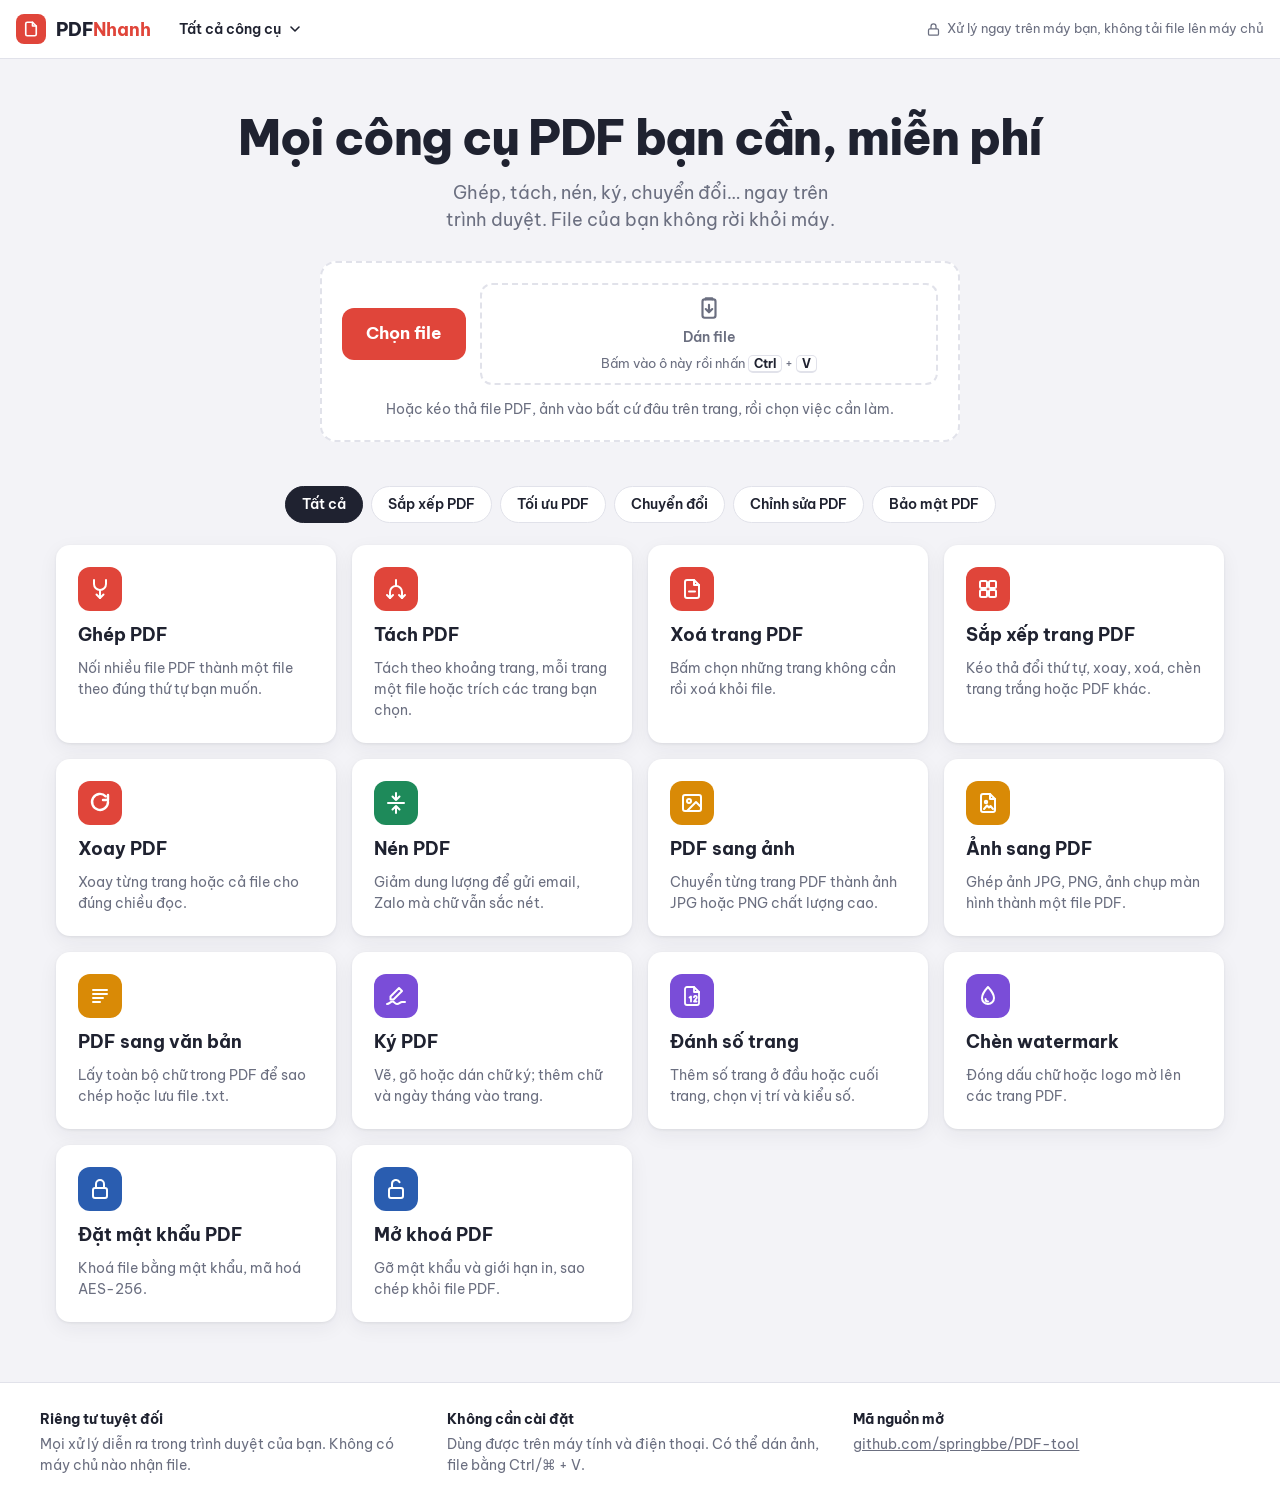
<file: index.html>
<!doctype html>
<html lang="vi">
<head>
<meta charset="utf-8">
<meta name="viewport" content="width=device-width,initial-scale=1,viewport-fit=cover">
<title>PDFNhanh – Công cụ PDF miễn phí, chạy ngay trên trình duyệt</title>
<meta name="description" content="Ghép, tách, nén, xoay, ký, đánh số trang, chèn watermark, đặt mật khẩu PDF, chuyển PDF sang ảnh và ảnh sang PDF. Miễn phí, xử lý ngay trên máy bạn, không tải file lên máy chủ.">
<link rel="icon" href="assets/icon.svg" type="image/svg+xml">
<link rel="preconnect" href="https://fonts.googleapis.com">
<link rel="preconnect" href="https://fonts.gstatic.com" crossorigin>
<link rel="stylesheet" href="https://fonts.googleapis.com/css2?family=Be+Vietnam+Pro:wght@400;500;600;700;800&display=swap">
<link rel="stylesheet" href="assets/app.css">
<script src="assets/core.js"></script>
</head>
<body>
<main>
  <section class="hero gut">
    <h1>Mọi công cụ PDF bạn cần, miễn phí</h1>
    <p>Ghép, tách, nén, ký, chuyển đổi… ngay trên trình duyệt. File của bạn không rời khỏi máy.</p>
    <div class="quick">
      <button class="big" type="button" data-pick>Chọn file</button>
      <div id="homePaste"></div>
      <p>Hoặc kéo thả file PDF, ảnh vào bất cứ đâu trên trang, rồi chọn việc cần làm.</p>
    </div>
  </section>
  <nav class="chips gut" id="chips" aria-label="Lọc công cụ"></nav>
  <section class="grid gut" id="grid"></section>
</main>
<footer class="foot gut">
  <div class="in">
    <div><b>Riêng tư tuyệt đối</b><p>Mọi xử lý diễn ra trong trình duyệt của bạn. Không có máy chủ nào nhận file.</p></div>
    <div><b>Không cần cài đặt</b><p>Dùng được trên máy tính và điện thoại. Có thể dán ảnh, file bằng Ctrl/⌘ + V.</p></div>
    <div><b>Mã nguồn mở</b><p><a href="https://github.com/springbbe/PDF-tool">github.com/springbbe/PDF-tool</a></p></div>
  </div>
</footer>
<script>
(function () {
  const { $, h } = PT;
  PT.header(null);
  let cat = "all";
  function render() {
    const chips = $("chips"), grid = $("grid");
    chips.textContent = ""; grid.textContent = "";
    [{ id: "all", name: "Tất cả" }].concat(PT.CATS).forEach((c) => chips.append(h("button", { type: "button", "aria-pressed": String(cat === c.id), text: c.name, onclick: () => { cat = c.id; render(); } })));
    PT.TOOLS.filter((t) => cat === "all" || t.cat === cat).forEach((t) => grid.append(
      h("a", { class: "tcard", href: PT.ROOT + t.href }, PT.toolIcon(t), h("h2", { text: t.name }), h("p", { text: t.desc }))));
  }
  render();
  $("homePaste").replaceWith(PT.pasteBox(null, "Dán file"));
  PT.intake({ accept: ["pdf", "image"], multiple: true, onFiles: (files) => {
    const ok = files.filter((f) => PT.isPdf(f) || PT.isImage(f));
    if (!ok.length) { PT.toast("Chỉ nhận file PDF hoặc ảnh."); return; }
    const pdfs = ok.filter(PT.isPdf);
    PT.chooseTool(pdfs.length ? pdfs : ok);
  } });
})();
</script>
</body>
</html>
</file>
<file: assets/app.css>
/* Shared styles for every tool page. Flow: landing (pick/drop/paste) → workspace (board + options rail) → done screen */
html { color-scheme: light; }
body { margin: 0; }
img { max-width: 100%; }
[hidden] { display: none !important; }
:root {
  --bg: #F3F3F7;
  --surface: #FFFFFF;
  --ink: #1F2230;
  --muted: #6B6F80;
  --line: #E1E2EA;
  --accent: #E0453A;
  --accent-hover: #C93A30;
  --accent-ink: #FFFFFF;
  --accent-soft: #FDECEA;
  --ok: #1E8A5A;
  --ok-soft: #E3F4EC;
  --paper: #FFFFFF;
  --chip: rgba(31,34,48,.78);
  --shadow: 0 1px 3px rgba(31,34,48,.08), 0 6px 20px rgba(31,34,48,.06);
  --f-body: "Be Vietnam Pro", "Segoe UI", system-ui, sans-serif;
  padding-top: env(safe-area-inset-top, 0px);
}
@media (prefers-color-scheme: dark) {
  :root:not([data-theme="light"]) {
    --bg: #14151B; --surface: #1D1F27; --ink: #ECEDF2; --muted: #9A9EAE; --line: #2E313C;
    --accent: #F0564B; --accent-hover: #FF6B60; --accent-ink: #FFFFFF; --accent-soft: #3A1E1C;
    --ok: #4CC38A; --ok-soft: #173327;
    --paper: #F4F4F2; --chip: rgba(0,0,0,.7); --shadow: 0 1px 3px rgba(0,0,0,.5), 0 8px 24px rgba(0,0,0,.35);
    color-scheme: dark;
  }
}
:root[data-theme="dark"] {
  --bg: #14151B; --surface: #1D1F27; --ink: #ECEDF2; --muted: #9A9EAE; --line: #2E313C;
  --accent: #F0564B; --accent-hover: #FF6B60; --accent-ink: #FFFFFF; --accent-soft: #3A1E1C;
  --ok: #4CC38A; --ok-soft: #173327;
  --paper: #F4F4F2; --chip: rgba(0,0,0,.7); --shadow: 0 1px 3px rgba(0,0,0,.5), 0 8px 24px rgba(0,0,0,.35);
  color-scheme: dark;
}
* { box-sizing: border-box; }
html, body { min-height: 100%; }
body { background: var(--bg); color: var(--ink); font-family: var(--f-body); font-size: 15px; line-height: 1.5; padding-bottom: env(safe-area-inset-bottom, 0px); }
a { color: inherit; }
.gut { padding-left: max(16px, env(safe-area-inset-left, 0px)); padding-right: max(16px, env(safe-area-inset-right, 0px)); }

/* Top bar */
.top { background: var(--surface); border-bottom: 1px solid var(--line); position: relative; z-index: 30; }
.top .in { max-width: 1280px; margin: 0 auto; height: 58px; display: flex; align-items: center; gap: 18px; }
.brand { display: flex; align-items: center; gap: 10px; font-weight: 800; font-size: 18px; letter-spacing: -0.01em; text-decoration: none; white-space: nowrap; }
.brand .mark { width: 30px; height: 30px; border-radius: 8px; background: var(--accent); display: grid; place-items: center; flex: 0 0 30px; }
.brand .mark svg { width: 18px; height: 18px; }
.brand b { color: var(--accent); }
.menu-btn { background: none; border: 0; font-weight: 600; font-size: 14px; display: inline-flex; align-items: center; gap: 6px; padding: 8px 10px; border-radius: 8px; }
.menu-btn:hover, .menu-btn[aria-expanded="true"] { background: var(--bg); }
.menu-btn svg { width: 16px; height: 16px; }
.top .note { margin-left: auto; font-size: 13px; color: var(--muted); display: flex; align-items: center; gap: 6px; min-width: 0; }
@media (max-width: 720px) { .top .note span { display: none; } }
.mega {
  position: absolute; left: 0; right: 0; top: 100%; background: var(--surface); border-bottom: 1px solid var(--line);
  box-shadow: 0 18px 40px rgba(0,0,0,.12); padding-block: 22px 26px; max-height: calc(100vh - 70px); overflow: auto;
}
.mega .in { height: auto; display: grid; grid-template-columns: repeat(auto-fill, minmax(210px, 1fr)); gap: 22px 28px; align-items: start; }
.mega h3 { margin: 0 0 8px; font-size: 12px; letter-spacing: .08em; text-transform: uppercase; color: var(--muted); }
.mega a { display: flex; align-items: center; gap: 10px; text-decoration: none; padding: 6px 8px; margin: 0 -8px; border-radius: 8px; font-weight: 600; font-size: 14.5px; }
.mega a:hover { background: var(--bg); }
.mega a[aria-current="page"] { color: var(--accent); }
.tico { width: 30px; height: 30px; border-radius: 8px; display: grid; place-items: center; flex: 0 0 30px; color: #fff; }
.tico svg { width: 18px; height: 18px; }

/* Buttons */
button { font: inherit; cursor: pointer; color: inherit; }
button:focus-visible, select:focus-visible, a:focus-visible, input:focus-visible, textarea:focus-visible, .opt input:focus-visible + .tile, .chk input:focus-visible + span, .card:focus-visible { outline: 3px solid var(--accent); outline-offset: 2px; }
.big {
  background: var(--accent); color: var(--accent-ink); border: 0; border-radius: 12px; font-weight: 700;
  font-size: 20px; padding: 20px 44px; box-shadow: 0 6px 18px rgba(224,69,58,.28); transition: background .15s, transform .05s;
  display: inline-flex; align-items: center; justify-content: center; gap: 12px; text-decoration: none;
}
.big:hover { background: var(--accent-hover); }
.big:active { transform: translateY(1px); }
.big:disabled { opacity: .55; cursor: not-allowed; box-shadow: none; }
.big svg { flex: 0 0 auto; }
.btn2 { background: var(--surface); color: var(--ink); border: 2px solid var(--line); border-radius: 12px; font-weight: 700; font-size: 16px; padding: 12px 22px; display: inline-flex; align-items: center; gap: 8px; text-decoration: none; }
.btn2:hover { border-color: var(--muted); }
.btn2 svg { width: 18px; height: 18px; }
.link { background: none; border: 0; color: var(--muted); text-decoration: underline; text-underline-offset: 3px; font-size: 14px; padding: 4px; }
.link:hover { color: var(--ink); }

/* Landing */
.landing { max-width: 820px; margin: 0 auto; text-align: center; padding-block: 56px 80px; display: flex; flex-direction: column; align-items: center; gap: 18px; }
.landing .tico { width: 56px; height: 56px; border-radius: 16px; flex-basis: 56px; }
.landing .tico svg { width: 30px; height: 30px; }
.landing h1 { font-size: clamp(30px, 5vw, 44px); font-weight: 800; letter-spacing: -0.02em; margin: 0; text-wrap: balance; line-height: 1.15; }
.landing .sub { font-size: 18px; color: var(--muted); margin: 0 0 14px; max-width: 54ch; text-wrap: balance; }
.landing .or { color: var(--muted); font-size: 14px; margin: 0; text-wrap: balance; }
.formats { display: flex; flex-wrap: wrap; justify-content: center; gap: 8px; margin-top: 18px; }
.formats span { font-size: 12px; font-weight: 600; letter-spacing: .06em; color: var(--muted); background: var(--surface); border: 1px solid var(--line); border-radius: 99px; padding: 3px 10px; }
.landing .paste-box { width: min(100%, 420px); margin-top: 4px; }
.landing .row { display: flex; gap: 12px; flex-wrap: wrap; justify-content: center; }

/* Full-screen drop overlay */
.drop-overlay { position: fixed; inset: 0; z-index: 80; background: color-mix(in srgb, var(--accent) 14%, transparent); backdrop-filter: blur(2px); display: grid; place-items: center; pointer-events: none; }
.drop-overlay div { background: var(--surface); border: 3px dashed var(--accent); color: var(--accent); border-radius: 20px; padding: 34px 48px; font-size: 22px; font-weight: 800; text-align: center; box-shadow: var(--shadow); }
.drop-overlay small { display: block; font-size: 14px; font-weight: 500; color: var(--muted); margin-top: 4px; }

/* Workspace */
.ws { display: grid; grid-template-columns: minmax(0, 1fr) 360px; min-height: calc(100vh - 58px); }
@media (max-width: 900px) { .ws { grid-template-columns: minmax(0, 1fr); min-height: 0; padding-bottom: 96px; } }
.board { position: relative; padding-block: 28px 100px; min-width: 0; }
@media (max-width: 900px) { .board { padding-bottom: 32px; } }
.board-head { max-width: 980px; margin: 0 auto 18px; display: flex; justify-content: space-between; align-items: center; gap: 10px; flex-wrap: wrap; }
.board-head p { margin: 0; color: var(--muted); font-size: 14px; }
.board-head .tools { display: flex; gap: 8px; flex-wrap: wrap; }
.pill { background: var(--surface); border: 1px solid var(--line); border-radius: 99px; padding: 6px 14px; font-size: 13px; font-weight: 600; display: inline-flex; align-items: center; gap: 6px; }
.pill:hover:not(:disabled) { border-color: var(--muted); }
.pill:disabled { opacity: .45; cursor: default; }
.pill svg { width: 15px; height: 15px; }
.banner { max-width: 980px; margin: 0 auto 16px; background: var(--surface); border: 1px solid var(--line); border-radius: 10px; padding: 10px 14px; font-size: 13.5px; color: var(--muted); }
.cards { list-style: none; margin: 0 auto; padding: 0; max-width: 980px; display: grid; grid-template-columns: repeat(auto-fill, minmax(176px, 1fr)); gap: 22px; }
@media (max-width: 480px) { .cards { grid-template-columns: repeat(2, minmax(0, 1fr)); gap: 12px; } }
.card {
  position: relative; background: var(--surface); border-radius: 12px; box-shadow: var(--shadow); padding: 14px 14px 10px;
  display: flex; flex-direction: column; gap: 8px; min-width: 0; border: 2px solid transparent; transition: border-color .12s, opacity .12s;
}
.card[draggable="true"] { cursor: grab; }
.card.clickable { cursor: pointer; }
.card.dragging { opacity: .35; }
.card.target { border-color: var(--accent); }
.card.sel { border-color: var(--accent); background: var(--accent-soft); }
.card.off .sheet { opacity: .3; }
.card.off .sheet::after { content: ""; position: absolute; inset: 0; background: linear-gradient(45deg, transparent 47%, var(--accent) 47%, var(--accent) 53%, transparent 53%), linear-gradient(-45deg, transparent 47%, var(--accent) 47%, var(--accent) 53%, transparent 53%); }
.card .group-tag { position: absolute; left: 0; right: 0; bottom: -2px; height: 5px; border-radius: 0 0 12px 12px; }
.slot { height: 200px; display: flex; align-items: center; justify-content: center; min-width: 0; position: relative; }
@media (max-width: 480px) { .slot { height: 160px; } }
.sheet { position: relative; background: var(--paper); box-shadow: 0 0 0 1px var(--line), 0 2px 6px rgba(0,0,0,.08); max-width: 100%; max-height: 100%; display: flex; container-type: inline-size; overflow: hidden; }
.sheet .in { flex: 1; display: flex; min-width: 0; }
.sheet img.pg { width: 100%; height: 100%; object-fit: contain; display: block; pointer-events: none; }
.sheet .ph { position: absolute; inset: 0; background: linear-gradient(90deg, var(--line) 0, transparent 40%, var(--line) 80%); background-size: 200% 100%; opacity: .5; animation: shimmer 1.2s linear infinite; }
@keyframes shimmer { to { background-position: -200% 0; } }
.fname { font-size: 12.5px; color: var(--muted); text-align: center; white-space: nowrap; overflow: hidden; text-overflow: ellipsis; min-width: 0; }
.fname b { color: var(--ink); font-weight: 600; }
.meta { font-size: 12px; color: var(--muted); text-align: center; font-variant-numeric: tabular-nums; }
.meta .good { color: var(--ok); font-weight: 700; }
.num { position: absolute; left: 8px; top: 8px; z-index: 3; font-size: 11px; font-weight: 700; font-variant-numeric: tabular-nums; background: var(--chip); color: #fff; padding: 1px 7px; border-radius: 99px; }
.tick { position: absolute; right: 8px; top: 8px; z-index: 3; width: 24px; height: 24px; border-radius: 99px; border: 2px solid var(--line); background: var(--surface); display: grid; place-items: center; }
.tick svg { width: 14px; height: 14px; opacity: 0; color: #fff; }
.card.sel .tick { background: var(--accent); border-color: var(--accent); }
.card.sel .tick svg { opacity: 1; }
.card.off .tick { background: var(--accent); border-color: var(--accent); }
.card.off .tick svg { opacity: 1; }
.hover-acts { position: absolute; top: 6px; right: 6px; z-index: 4; display: flex; gap: 6px; opacity: 0; transition: opacity .12s; }
.card:hover .hover-acts, .card:focus-within .hover-acts { opacity: 1; }
@media (hover: none) { .hover-acts { opacity: 1; } }
.ic { width: 32px; height: 32px; border-radius: 99px; border: 0; background: var(--surface); box-shadow: 0 1px 4px rgba(0,0,0,.25); display: grid; place-items: center; color: var(--ink); padding: 0; }
.ic svg { width: 16px; height: 16px; }
.ic:hover { background: var(--accent); color: var(--accent-ink); }
.order { display: flex; justify-content: center; gap: 6px; }
.order button { background: none; border: 1px solid var(--line); border-radius: 6px; font-size: 12px; padding: 1px 9px; color: var(--muted); }
.order button:hover:not(:disabled) { color: var(--ink); border-color: var(--muted); }
.order button:disabled { opacity: .35; cursor: default; }
.add-card { width: 100%; border: 2px dashed var(--line); background: transparent; box-shadow: none; border-radius: 12px; display: flex; flex-direction: column; align-items: center; justify-content: center; gap: 8px; min-height: 200px; height: 100%; color: var(--muted); font-weight: 600; font-size: 14px; }
.add-card:hover { border-color: var(--accent); color: var(--accent); }
.add-card .plus { width: 46px; height: 46px; border-radius: 99px; background: var(--accent); color: var(--accent-ink); display: grid; place-items: center; font-size: 28px; line-height: 1; font-weight: 400; }
.cards .paste-box { min-height: 200px; height: 100%; }
@media (max-width: 480px) { .cards .paste-box, .add-card { min-height: 160px; } }
.lock-cta { border: 0; background: var(--accent); color: var(--accent-ink); border-radius: 8px; font-size: 12.5px; font-weight: 700; padding: 5px 10px; display: inline-flex; gap: 6px; align-items: center; }
.lock-cta svg { width: 14px; height: 14px; }
.lockface { position: absolute; inset: 0; display: grid; place-items: center; color: var(--muted); }
.lockface svg { width: 40px; height: 40px; }
.fab {
  position: absolute; right: max(24px, calc(env(safe-area-inset-right, 0px) + 16px)); top: 24px; width: 52px; height: 52px; border-radius: 99px; border: 0; z-index: 5;
  background: var(--accent); color: var(--accent-ink); font-size: 30px; line-height: 1; box-shadow: 0 6px 18px rgba(224,69,58,.35); display: grid; place-items: center;
}
.fab .badge { position: absolute; top: -4px; right: -4px; min-width: 22px; height: 22px; border-radius: 99px; background: var(--ink); color: var(--surface); font-size: 12px; font-weight: 700; display: grid; place-items: center; padding: 0 5px; font-variant-numeric: tabular-nums; }
@media (max-width: 1100px) { .fab { display: none; } }

/* Options rail */
.rail { background: var(--surface); border-left: 1px solid var(--line); display: flex; flex-direction: column; min-width: 0; }
@media (max-width: 900px) { .rail { border-left: 0; border-top: 1px solid var(--line); } }
.rail-head { padding-block: 20px 16px; border-bottom: 1px solid var(--line); text-align: center; }
.rail-head h2 { margin: 0; font-size: 22px; font-weight: 700; }
.rail-body { padding-block: 22px; display: flex; flex-direction: column; gap: 24px; flex: 1; }
.rail-body .hint { margin: 0; font-size: 13.5px; color: var(--muted); }
.rail-body .hint.box { background: var(--bg); border-radius: 10px; padding: 12px 14px; }
.summary { background: var(--bg); border-radius: 10px; padding: 12px 14px; font-size: 14px; }
.summary b { font-variant-numeric: tabular-nums; }
.group { display: flex; flex-direction: column; gap: 10px; }
.group > .lbl { font-size: 14px; font-weight: 700; display: flex; justify-content: space-between; gap: 8px; }
.group > .lbl output { font-weight: 600; color: var(--muted); font-variant-numeric: tabular-nums; }
.tiles { display: grid; grid-auto-columns: minmax(0, 1fr); grid-auto-flow: column; gap: 10px; }
.tiles.rows { grid-auto-flow: row; }
.opt { position: relative; }
.opt input { position: absolute; opacity: 0; pointer-events: none; }
.tile {
  display: flex; flex-direction: column; align-items: center; gap: 8px; border: 2px solid var(--line); border-radius: 10px;
  padding: 12px 6px 10px; cursor: pointer; font-size: 13px; font-weight: 500; color: var(--muted); text-align: center; height: 100%;
  transition: border-color .12s, color .12s, background .12s;
}
.tile:hover { border-color: var(--muted); }
.tile svg { height: 40px; width: auto; }
.tile .pg { fill: var(--surface); stroke: currentColor; stroke-width: 2; }
.tile .im { fill: currentColor; opacity: .35; }
.tile small { display: block; font-size: 12px; font-weight: 400; color: var(--muted); }
.tiles.rows .tile { flex-direction: row; text-align: left; padding: 12px 14px; align-items: center; gap: 12px; }
.tiles.rows .tile svg { height: 28px; flex: 0 0 auto; }
.tiles.rows .tile span { display: block; }
.tiles.rows .tile b { color: inherit; font-weight: inherit; }
.opt input:checked + .tile { border-color: var(--accent); color: var(--accent); background: var(--accent-soft); font-weight: 700; }
.opt input:checked + .tile small { color: var(--accent); opacity: .85; }
.opt input:disabled + .tile { opacity: .4; cursor: not-allowed; }
.sel { position: relative; }
.sel select { appearance: none; -webkit-appearance: none; width: 100%; font: inherit; font-size: 15px; color: var(--ink); background: var(--bg); border: 2px solid var(--line); border-radius: 10px; padding: 11px 40px 11px 14px; cursor: pointer; }
.sel::after { content: ""; position: absolute; right: 16px; top: 50%; width: 8px; height: 8px; border-right: 2px solid var(--muted); border-bottom: 2px solid var(--muted); transform: translateY(-70%) rotate(45deg); pointer-events: none; }
.field { width: 100%; font: inherit; font-size: 15px; color: var(--ink); background: var(--bg); border: 2px solid var(--line); border-radius: 10px; padding: 11px 14px; }
.field:focus { border-color: var(--accent); outline: none; }
.field.bad { border-color: var(--accent); }
.field-err { font-size: 12.5px; color: var(--accent); margin: -4px 0 0; font-weight: 600; }
.pw { position: relative; }
.pw .field { padding-right: 48px; }
.pw button { position: absolute; right: 6px; top: 50%; transform: translateY(-50%); border: 0; background: none; color: var(--muted); padding: 6px; display: grid; }
.pw button svg { width: 20px; height: 20px; }
input[type="range"] { width: 100%; accent-color: var(--accent); }
.swatches { display: flex; gap: 10px; flex-wrap: wrap; }
.swatches label { position: relative; }
.swatches input { position: absolute; opacity: 0; pointer-events: none; }
.swatches span { width: 32px; height: 32px; border-radius: 99px; display: block; cursor: pointer; box-shadow: inset 0 0 0 1px rgba(0,0,0,.15); }
.swatches input:checked + span { outline: 3px solid var(--accent); outline-offset: 2px; }
.swatches input:focus-visible + span { outline: 3px dashed var(--accent); outline-offset: 2px; }
.chk { display: flex; align-items: flex-start; gap: 10px; cursor: pointer; font-size: 14px; position: relative; }
.chk input { position: absolute; opacity: 0; pointer-events: none; }
.chk span.box { flex: 0 0 22px; height: 22px; border: 2px solid var(--line); border-radius: 6px; display: grid; place-items: center; margin-top: 1px; }
.chk input:checked + span.box { background: var(--accent); border-color: var(--accent); }
.chk span.box svg { width: 14px; height: 14px; opacity: 0; color: var(--accent-ink); }
.chk input:checked + span.box svg { opacity: 1; }
.chk small { display: block; color: var(--muted); font-size: 12.5px; }
details.more summary { cursor: pointer; font-weight: 700; font-size: 14px; list-style: none; display: flex; align-items: center; gap: 8px; }
details.more summary::-webkit-details-marker { display: none; }
details.more summary::before { content: ""; width: 7px; height: 7px; border-right: 2px solid currentColor; border-bottom: 2px solid currentColor; transform: rotate(-45deg); transition: transform .12s; }
details.more[open] summary::before { transform: rotate(45deg); }
details.more > div { display: flex; flex-direction: column; gap: 14px; margin-top: 14px; }
.posgrid { display: grid; grid-template-columns: repeat(3, 1fr); gap: 6px; width: 132px; padding: 8px; border: 2px solid var(--line); border-radius: 8px; background: var(--paper); aspect-ratio: 210 / 260; align-content: space-between; }
.posgrid label { position: relative; display: grid; place-items: center; height: 28px; }
.posgrid input { position: absolute; opacity: 0; pointer-events: none; }
.posgrid span { width: 18px; height: 18px; border-radius: 4px; border: 2px solid #BFC2CF; cursor: pointer; display: block; }
.posgrid input:checked + span { background: var(--accent); border-color: var(--accent); }
.posgrid input:focus-visible + span { outline: 3px solid var(--accent); outline-offset: 2px; }
.posgrid input:disabled + span { opacity: .25; cursor: not-allowed; }
.posrow { display: flex; gap: 16px; align-items: center; }
.posrow p { margin: 0; font-size: 13px; color: var(--muted); }
.rail-foot { padding-block: 18px 24px; border-top: 1px solid var(--line); display: flex; flex-direction: column; gap: 10px; position: sticky; bottom: 0; background: var(--surface); z-index: 10; }
.rail-foot .big { width: 100%; font-size: 19px; padding: 16px 20px; }
@media (max-width: 900px) {
  .rail-foot { position: fixed; left: 0; right: 0; bottom: 0; padding-block: 10px calc(12px + env(safe-area-inset-bottom, 0px)); box-shadow: 0 -6px 20px rgba(0,0,0,.08); gap: 6px; }
  .rail-foot .big { padding: 14px 18px; font-size: 17px; }
  .rail-foot .status:empty { display: none; }
}
.progress { height: 6px; background: var(--bg); border-radius: 99px; overflow: hidden; }
.progress div { height: 100%; width: 0; background: var(--accent); transition: width .15s; }
.status { font-size: 13.5px; margin: 0; text-align: center; min-height: 1.5em; color: var(--muted); }
.status.err { color: var(--accent); font-weight: 600; }

/* Done */
.done { max-width: 760px; margin: 0 auto; text-align: center; padding-block: 56px 80px; display: flex; flex-direction: column; align-items: center; gap: 16px; }
.done h1 { font-size: clamp(26px, 4.5vw, 38px); font-weight: 800; margin: 0; letter-spacing: -0.02em; text-wrap: balance; }
.done .saving { font-size: 17px; color: var(--ok); font-weight: 700; margin: -4px 0 0; }
.done .file { display: inline-flex; align-items: center; gap: 12px; background: var(--surface); border: 1px solid var(--line); border-radius: 12px; padding: 12px 18px; max-width: 100%; }
.done .file svg { flex: 0 0 34px; height: 40px; }
.done .file div { text-align: left; min-width: 0; }
.done .file b { display: block; white-space: nowrap; overflow: hidden; text-overflow: ellipsis; }
.done .file small { color: var(--muted); font-variant-numeric: tabular-nums; }
.done .row { display: flex; gap: 14px; flex-wrap: wrap; justify-content: center; align-items: center; }
.done .preview { width: 100%; text-align: left; }
.done textarea { width: 100%; min-height: 260px; resize: vertical; font: 14px/1.6 ui-monospace, "SF Mono", Menlo, Consolas, monospace; color: var(--ink); background: var(--surface); border: 1px solid var(--line); border-radius: 12px; padding: 14px; }
.done .imgprev { max-height: 340px; border-radius: 8px; box-shadow: var(--shadow); background: var(--paper); }
.chain { margin-top: 26px; width: 100%; border-top: 1px solid var(--line); padding-top: 22px; }
.chain h2 { margin: 0 0 12px; font-size: 15px; font-weight: 700; color: var(--muted); }
.chain .list { display: flex; flex-wrap: wrap; gap: 10px; justify-content: center; }
.chain button { display: inline-flex; align-items: center; gap: 8px; background: var(--surface); border: 1px solid var(--line); border-radius: 99px; padding: 6px 14px 6px 6px; font-weight: 600; font-size: 14px; }
.chain button:hover { border-color: var(--muted); }
.chain .tico { width: 26px; height: 26px; flex-basis: 26px; border-radius: 99px; }
.chain .tico svg { width: 15px; height: 15px; }

/* Paste target */
.paste-box {
  border: 2px dashed var(--line); border-radius: 12px; padding: 14px 18px; color: var(--muted); font-size: 14px; font-weight: 600;
  cursor: pointer; caret-color: transparent; outline: none; display: flex; flex-direction: column; align-items: center; justify-content: center;
  gap: 6px; text-align: center; user-select: none; -webkit-user-select: none; transition: border-color .12s, background .12s, color .12s;
}
.paste-box:hover { border-color: var(--muted); }
.paste-box:focus { border-color: var(--accent); color: var(--accent); background: var(--accent-soft); }
.paste-box svg { width: 26px; height: 26px; }
.paste-box small { font-weight: 400; font-size: 12.5px; color: var(--muted); }
.paste-box:focus small { color: var(--accent); }
kbd { font-family: inherit; font-size: 12px; font-weight: 700; border: 1px solid var(--line); border-bottom-width: 2px; border-radius: 5px; padding: 0 5px; background: var(--surface); color: var(--ink); }

/* Toast */
.toast {
  position: fixed; left: 50%; bottom: calc(env(safe-area-inset-bottom, 0px) + 22px); transform: translateX(-50%); z-index: 90;
  background: var(--ink); color: var(--surface); font-size: 14px; font-weight: 600; padding: 10px 18px; border-radius: 99px;
  box-shadow: 0 8px 24px rgba(0,0,0,.25); max-width: calc(100% - 32px); text-align: center; display: flex; gap: 14px; align-items: center;
}
.toast button { background: none; border: 0; color: inherit; text-decoration: underline; text-underline-offset: 3px; font-weight: 800; padding: 0; white-space: nowrap; }
@media (max-width: 900px) { body.has-foot .toast { bottom: calc(env(safe-area-inset-bottom, 0px) + 112px); } }

/* Dialog */
dialog.dlg { border: 0; border-radius: 16px; padding: 0; width: min(440px, calc(100% - 32px)); background: var(--surface); color: var(--ink); box-shadow: 0 24px 60px rgba(0,0,0,.3); }
dialog.dlg.wide { width: min(620px, calc(100% - 32px)); }
dialog.dlg::backdrop { background: rgba(10,12,20,.45); }
.dlg form, .dlg .body { padding: 24px; display: flex; flex-direction: column; gap: 14px; }
.dlg h2 { margin: 0; font-size: 20px; }
.dlg p { margin: 0; color: var(--muted); font-size: 14px; }
.dlg .acts { display: flex; justify-content: flex-end; gap: 10px; margin-top: 6px; flex-wrap: wrap; }
.dlg .acts .big { font-size: 16px; padding: 12px 22px; box-shadow: none; }
.dlg .acts .btn2 { font-size: 15px; padding: 10px 18px; }
.chooser { display: grid; grid-template-columns: repeat(auto-fill, minmax(170px, 1fr)); gap: 10px; }
.chooser a { display: flex; align-items: center; gap: 10px; text-decoration: none; padding: 10px; border: 1px solid var(--line); border-radius: 10px; font-weight: 600; font-size: 14px; }
.chooser a:hover { border-color: var(--muted); }

@media (prefers-reduced-motion: reduce) { * { transition: none !important; animation: none !important; } }

/* Sign tool: full-size pages with draggable objects */
.spages { max-width: 860px; margin: 0 auto; display: flex; flex-direction: column; gap: 22px; align-items: center; }
.spage { position: relative; width: 100%; background: var(--paper); box-shadow: var(--shadow); container-type: inline-size; user-select: none; -webkit-user-select: none; }
.spage > img { position: absolute; inset: 0; width: 100%; height: 100%; display: block; pointer-events: none; }
.spage .ph { position: absolute; inset: 0; }
.spage .pno { position: absolute; left: -2px; top: -26px; font-size: 12px; font-weight: 700; color: var(--muted); }
.spage.cur { outline: 2px solid color-mix(in srgb, var(--accent) 35%, transparent); outline-offset: 4px; }
.sobj { position: absolute; z-index: 3; touch-action: none; cursor: move; outline: 1.5px dashed transparent; outline-offset: 2px; }
.sobj:hover { outline-color: color-mix(in srgb, var(--accent) 60%, transparent); }
.sobj.on { outline: 2px solid var(--accent); }
.sobj img { width: 100%; height: 100%; display: block; pointer-events: none; }
.sobj .stext { white-space: pre; line-height: 1.2; padding: 0; font-family: "Be Vietnam Pro", sans-serif; font-weight: 500; outline: none; cursor: inherit; min-width: 1ch; }
.sobj .stext[contenteditable="true"] { cursor: text; background: rgba(255,255,255,.6); }
.sobj .sres { position: absolute; right: -9px; bottom: -9px; width: 18px; height: 18px; border-radius: 99px; background: var(--accent); border: 2px solid #fff; cursor: nwse-resize; display: none; }
.sobj.on .sres { display: block; }
.sobj .sbar { position: absolute; left: 50%; top: -42px; transform: translateX(-50%); display: none; gap: 4px; background: var(--ink); border-radius: 99px; padding: 4px; white-space: nowrap; }
.sobj.on .sbar { display: flex; }
.sobj .sbar button { border: 0; background: none; color: var(--surface); font-size: 12.5px; font-weight: 700; padding: 4px 10px; border-radius: 99px; }
.sobj .sbar button:hover { background: rgba(255,255,255,.15); }
.siglist { display: grid; grid-template-columns: repeat(2, minmax(0, 1fr)); gap: 10px; }
.sig { position: relative; border: 2px solid var(--line); border-radius: 10px; background: #fff; height: 72px; padding: 8px; display: grid; place-items: center; cursor: pointer; }
.sig:hover { border-color: var(--accent); }
.sig img { max-width: 100%; max-height: 100%; pointer-events: none; }
.sig .x { position: absolute; top: -8px; right: -8px; width: 24px; height: 24px; border-radius: 99px; border: 0; background: var(--ink); color: var(--surface); display: grid; place-items: center; padding: 0; }
.sig .x svg { width: 12px; height: 12px; }
.addbtns { display: grid; grid-template-columns: repeat(3, minmax(0, 1fr)); gap: 10px; }
.addbtns button { border: 2px solid var(--line); background: var(--surface); border-radius: 10px; padding: 10px 6px; font-weight: 600; font-size: 13px; display: flex; flex-direction: column; align-items: center; gap: 4px; }
.addbtns button:hover { border-color: var(--accent); color: var(--accent); }
.addbtns b { font-size: 18px; line-height: 1; }
.segs { display: flex; gap: 6px; background: var(--bg); border-radius: 10px; padding: 4px; }
.segs button { flex: 1; border: 0; background: none; border-radius: 8px; padding: 8px; font-weight: 700; font-size: 14px; color: var(--muted); }
.segs button[aria-selected="true"] { background: var(--surface); color: var(--ink); box-shadow: 0 1px 3px rgba(0,0,0,.12); }
.pad { width: 100%; height: 200px; border: 2px dashed var(--line); border-radius: 12px; background: #fff; touch-action: none; display: block; cursor: crosshair; }
.typed { display: grid; gap: 8px; }
.typed label { display: block; position: relative; }
.typed input[type="radio"] { position: absolute; opacity: 0; }
.typed span { display: block; border: 2px solid var(--line); border-radius: 10px; background: #fff; color: #111; padding: 6px 14px; font-size: 32px; line-height: 1.3; white-space: nowrap; overflow: hidden; text-overflow: ellipsis; cursor: pointer; }
.typed input:checked + span { border-color: var(--accent); }
.typed input:focus-visible + span { outline: 3px solid var(--accent); outline-offset: 2px; }
.imgdrop { border: 2px dashed var(--line); border-radius: 12px; min-height: 160px; display: grid; place-items: center; text-align: center; padding: 12px; background: #fff; color: #555; font-size: 14px; }
.imgdrop img { max-height: 150px; max-width: 100%; }
.dlg .row2 { display: flex; justify-content: space-between; align-items: center; gap: 10px; flex-wrap: wrap; }

/* Home */
.hero { max-width: 900px; margin: 0 auto; text-align: center; padding-block: 52px 26px; display: flex; flex-direction: column; align-items: center; gap: 14px; }
.hero h1 { font-size: clamp(30px, 5.2vw, 48px); font-weight: 800; letter-spacing: -0.025em; margin: 0; line-height: 1.12; text-wrap: balance; }
.hero p { font-size: 18px; color: var(--muted); margin: 0; max-width: 60ch; text-wrap: balance; }
.quick { margin-top: 14px; width: min(100%, 640px); border: 2px dashed var(--line); border-radius: 16px; background: var(--surface); padding: 20px; display: flex; gap: 14px; align-items: center; justify-content: center; flex-wrap: wrap; }
.quick p { font-size: 14px; margin: 0; }
.quick .big { font-size: 17px; padding: 13px 24px; box-shadow: none; }
.quick .paste-box { flex: 1 1 200px; padding: 10px 14px; }
.chips { display: flex; flex-wrap: wrap; justify-content: center; gap: 8px; max-width: 1200px; margin: 18px auto 22px; }
.chips button { border: 1px solid var(--line); background: var(--surface); border-radius: 99px; padding: 7px 16px; font-weight: 600; font-size: 14px; }
.chips button[aria-pressed="true"] { background: var(--ink); color: var(--surface); border-color: var(--ink); }
.grid { max-width: 1200px; margin: 0 auto; padding-bottom: 60px; display: grid; grid-template-columns: repeat(auto-fill, minmax(240px, 1fr)); gap: 16px; }
.tcard { display: flex; flex-direction: column; gap: 10px; text-decoration: none; background: var(--surface); border-radius: 14px; padding: 20px; box-shadow: var(--shadow); border: 2px solid transparent; transition: border-color .12s, transform .12s; min-height: 170px; }
.tcard:hover { border-color: var(--line); transform: translateY(-2px); }
.tcard .tico { width: 44px; height: 44px; flex-basis: 44px; border-radius: 12px; }
.tcard .tico svg { width: 24px; height: 24px; }
.tcard h2 { margin: 0; font-size: 18px; font-weight: 700; }
.tcard p { margin: 0; color: var(--muted); font-size: 14px; }
.foot { border-top: 1px solid var(--line); background: var(--surface); }
.foot .in { max-width: 1200px; margin: 0 auto; padding-block: 26px 34px; display: grid; grid-template-columns: repeat(auto-fit, minmax(240px, 1fr)); gap: 20px; font-size: 14px; color: var(--muted); }
.foot b { color: var(--ink); display: block; margin-bottom: 4px; }
.foot p { margin: 0; }
</file>
